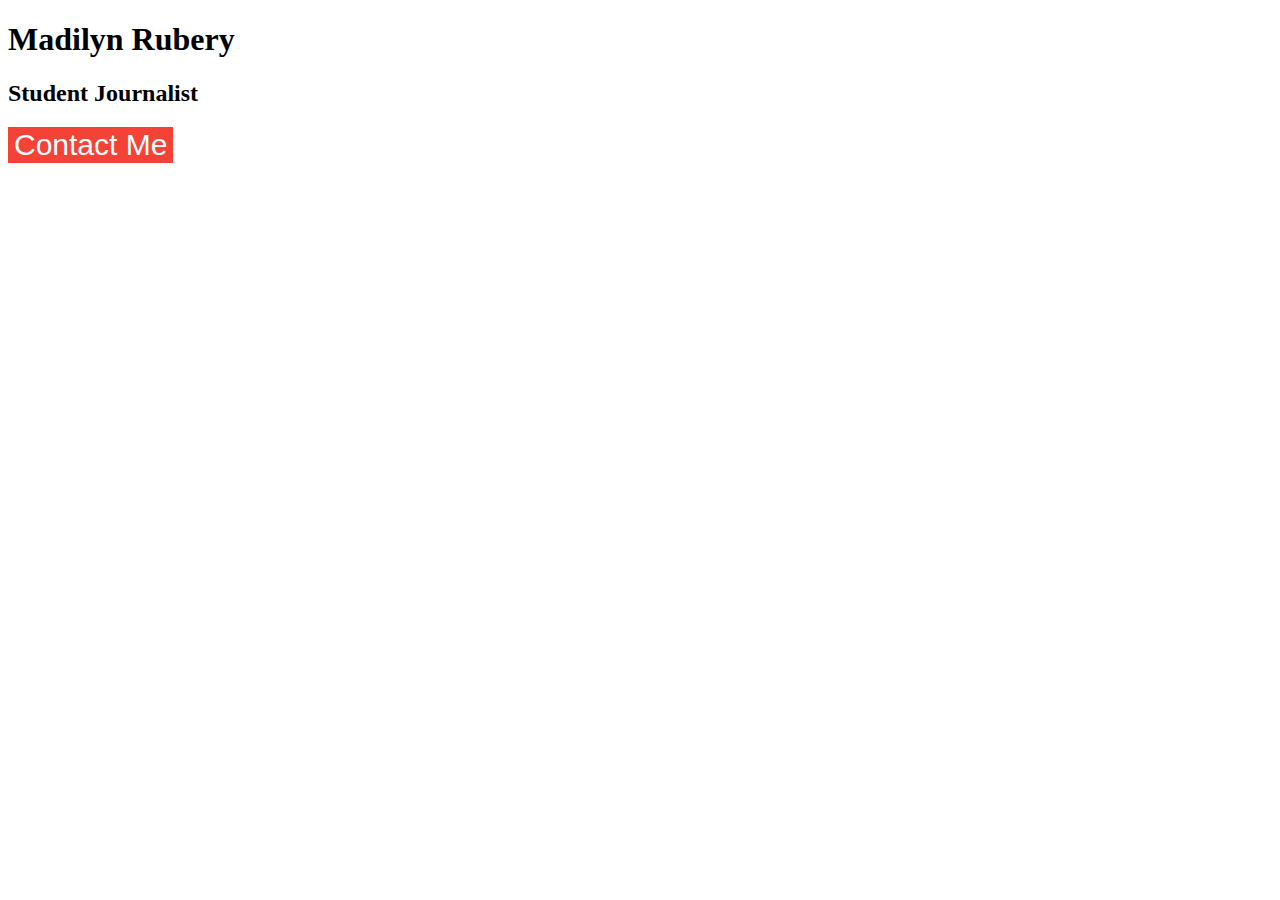
<file: button-assignment/index.html>
<!DOCTYPE html>
<html lang="en">
<head>    
    <title>Madilyn Button</title>
    <link href="style.css" 
          rel="stylesheet">
    
</head>
    
<body>
    
      <h1>Madilyn Rubery</h1>
    <h2>Student Journalist</h2>
    
    <button class="red-button">Contact Me</button>
   
    
</body>
    
</html>
</file>
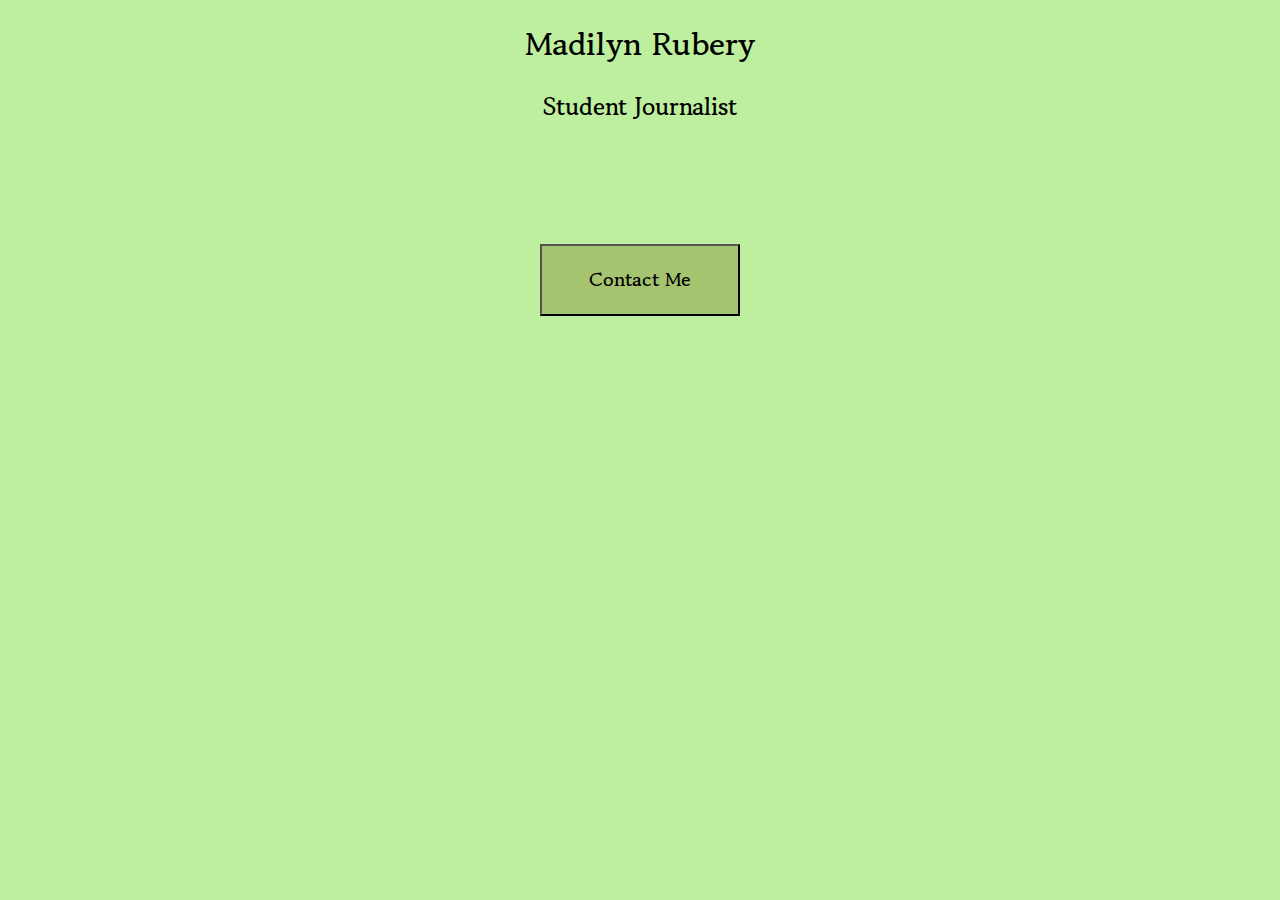
<file: contact-button-assignment/index.html>
<!DOCTYPE html>
<html lang="en">
<head>
    <link rel="preconnect" href="https://fonts.googleapis.com">
<link rel="preconnect" href="https://fonts.gstatic.com" crossorigin>
<link href="https://fonts.googleapis.com/css2?family=Gowun+Batang:wght@400;700&display=swap" rel="stylesheet">
    <link href="style.css" rel="stylesheet">
    
    <title>Madilyn Button</title>
</head>
    
    
    
<body class="body">
   <h1>Madilyn Rubery</h1>
   <h2>Student Journalist</h2>    
    <button 
            class="contact-button" 
            
            a=hover>Contact Me</button>
</body>
    
</html>
</file>
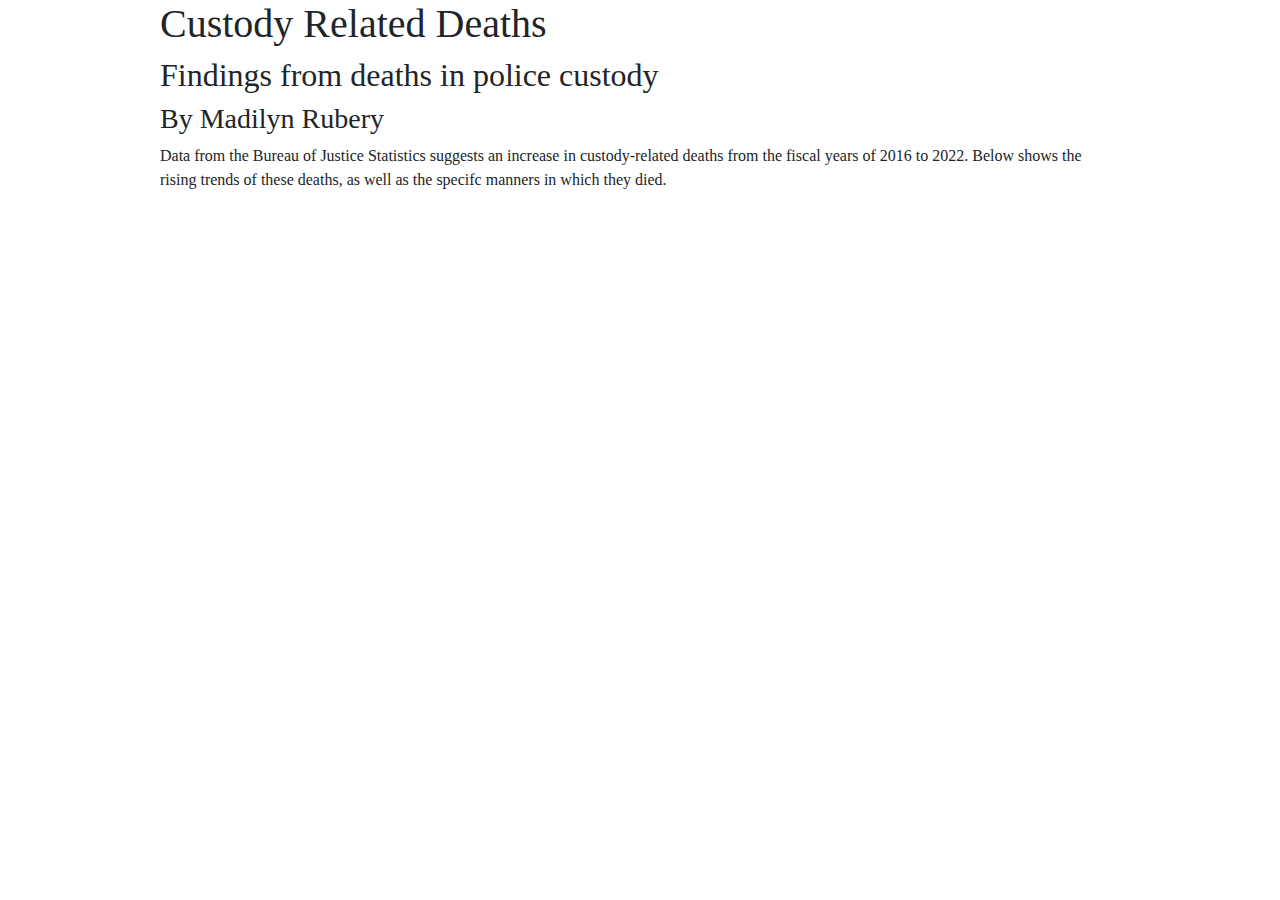
<file: data-viz-project/index.html>
<!doctype html>
<html lang="en">
    <head>
        <title>Madilyn Rubery Data Viz Project</title>
        <link href="style.css" rel="stylesheet" />
        <meta charset="utf-8" />
        <meta name="viewport" content="width=device-width, initial-scale=1, shrink-to-fit=no" />

        <!-- Bootstrap CSS -->
        <link
            href="https://cdn.jsdelivr.net/npm/bootstrap@5.3.3/dist/css/bootstrap.min.css"
            rel="stylesheet"
            integrity="sha384-QWTKZyjpPEjISv5WaRU9OFeRpok6YctnYmDr5pNlyT2bRjXh0JMhjY6hW+ALEwIH"
            crossorigin="anonymous" />

        <style>
            body {
                width: 75%;
                margin: auto;
            }
        </style>
    </head>

    <body>
        <h1>Custody Related Deaths</h1>
        <h2>Findings from deaths in police custody</h2>
        <h3>By Madilyn Rubery</h3>
        <p>
            Data from the Bureau of Justice Statistics suggests an increase in custody-related deaths from the fiscal
            years of 2016 to 2022. Below shows the rising trends of these deaths, as well as the specifc manners in
            which they died.
        </p>

        <!--Chart embeds go here-->
        <div class="flourish-embed flourish-chart" data-src="visualisation/20171655">
            <script src="https://public.flourish.studio/resources/embed.js"></script>
            <noscript
                ><img
                    src="https://public.flourish.studio/visualisation/20171655/thumbnail"
                    width="100%"
                    alt="chart visualization"
            /></noscript>
        </div>

        <div class="flourish-embed flourish-chart" data-src="visualisation/20171850">
            <script src="https://public.flourish.studio/resources/embed.js"></script>
            <noscript
                ><img
                    src="https://public.flourish.studio/visualisation/20171850/thumbnail"
                    width="100%"
                    alt="chart visualization"
            /></noscript>
        </div>
    </body>
</html>
</file>
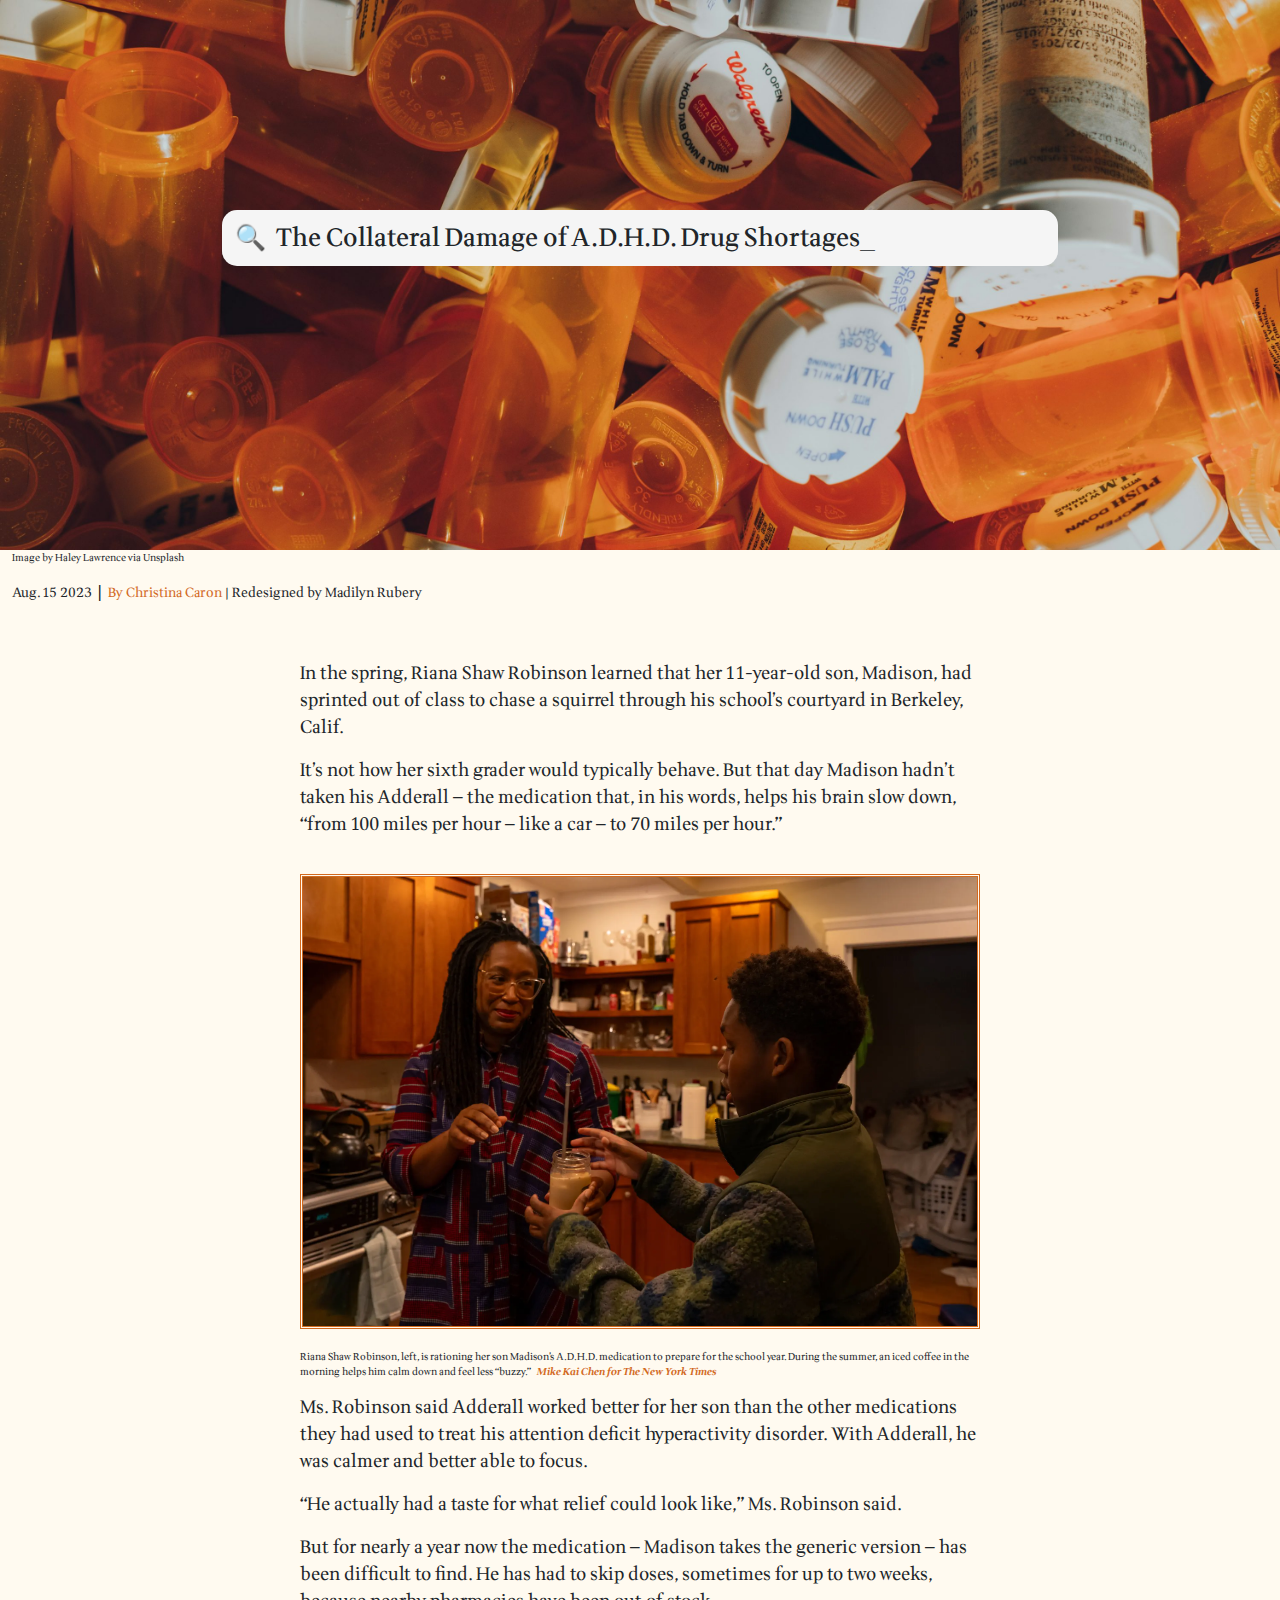
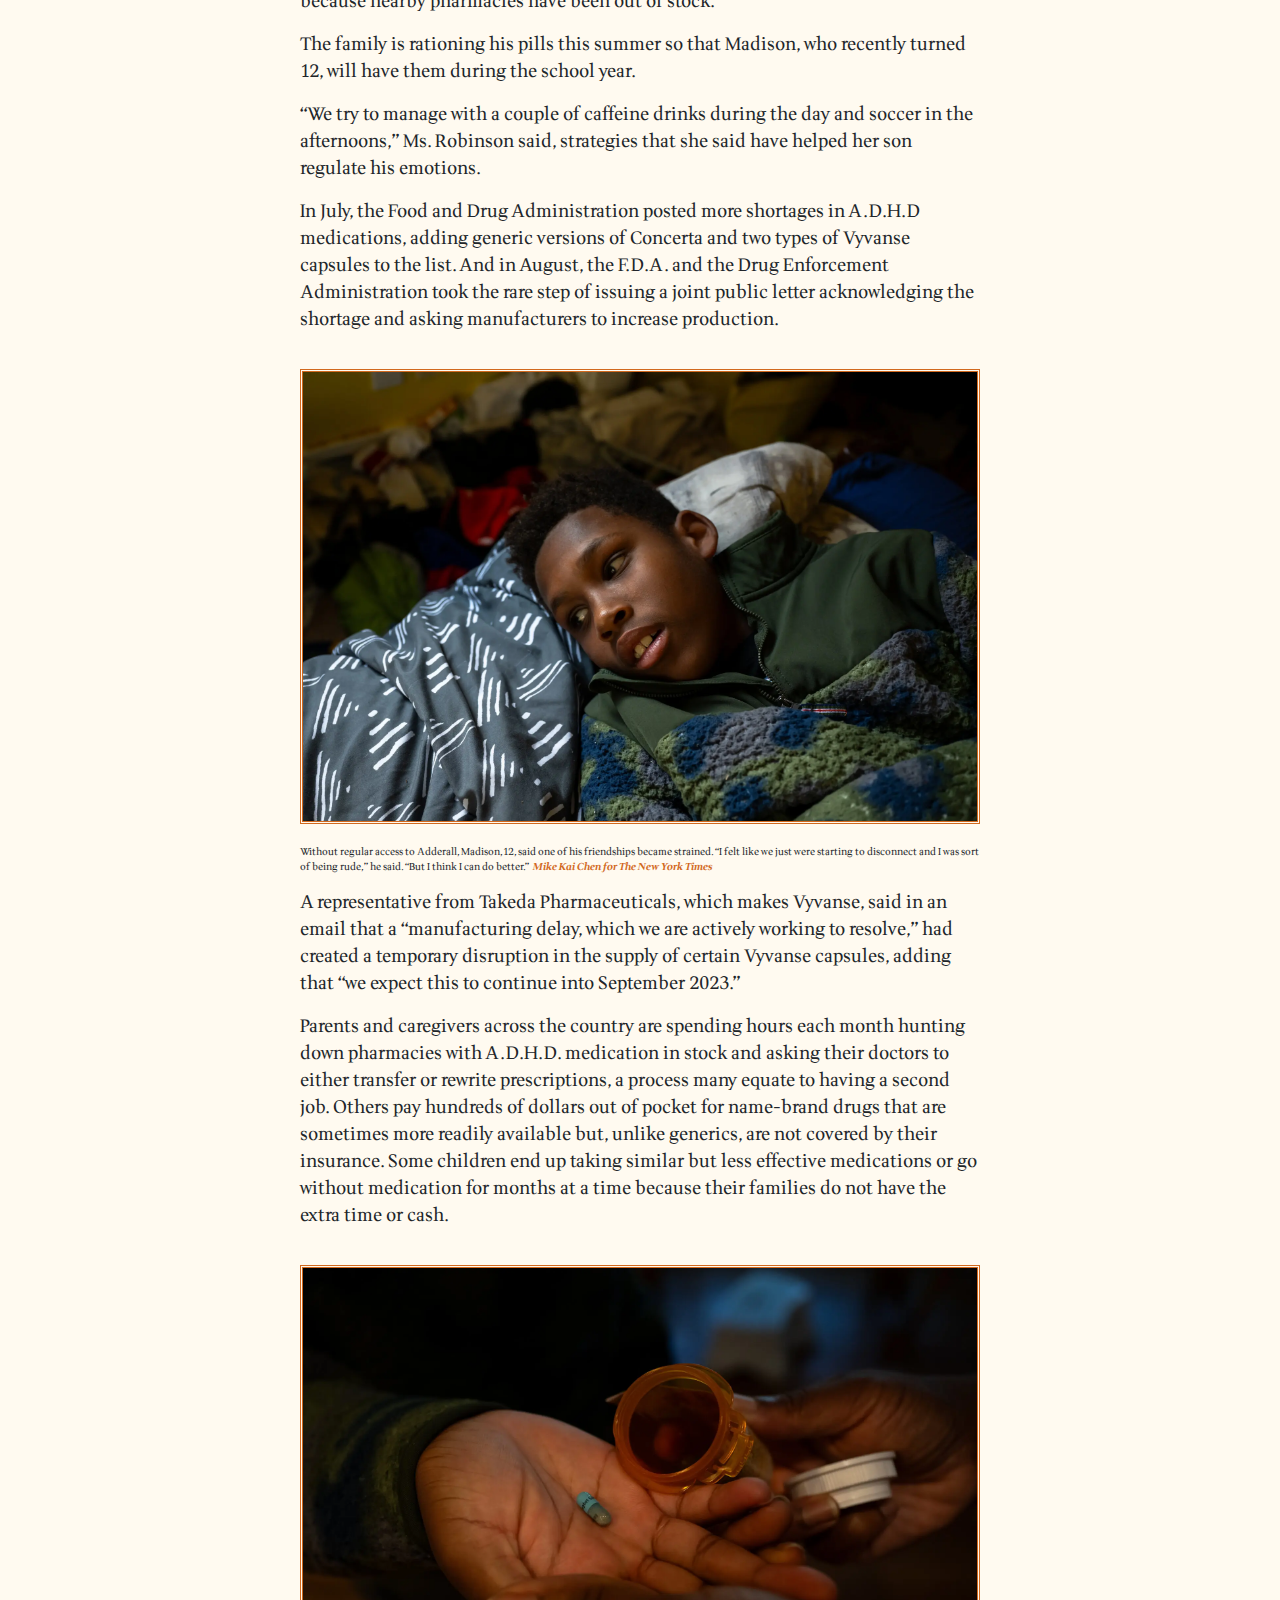
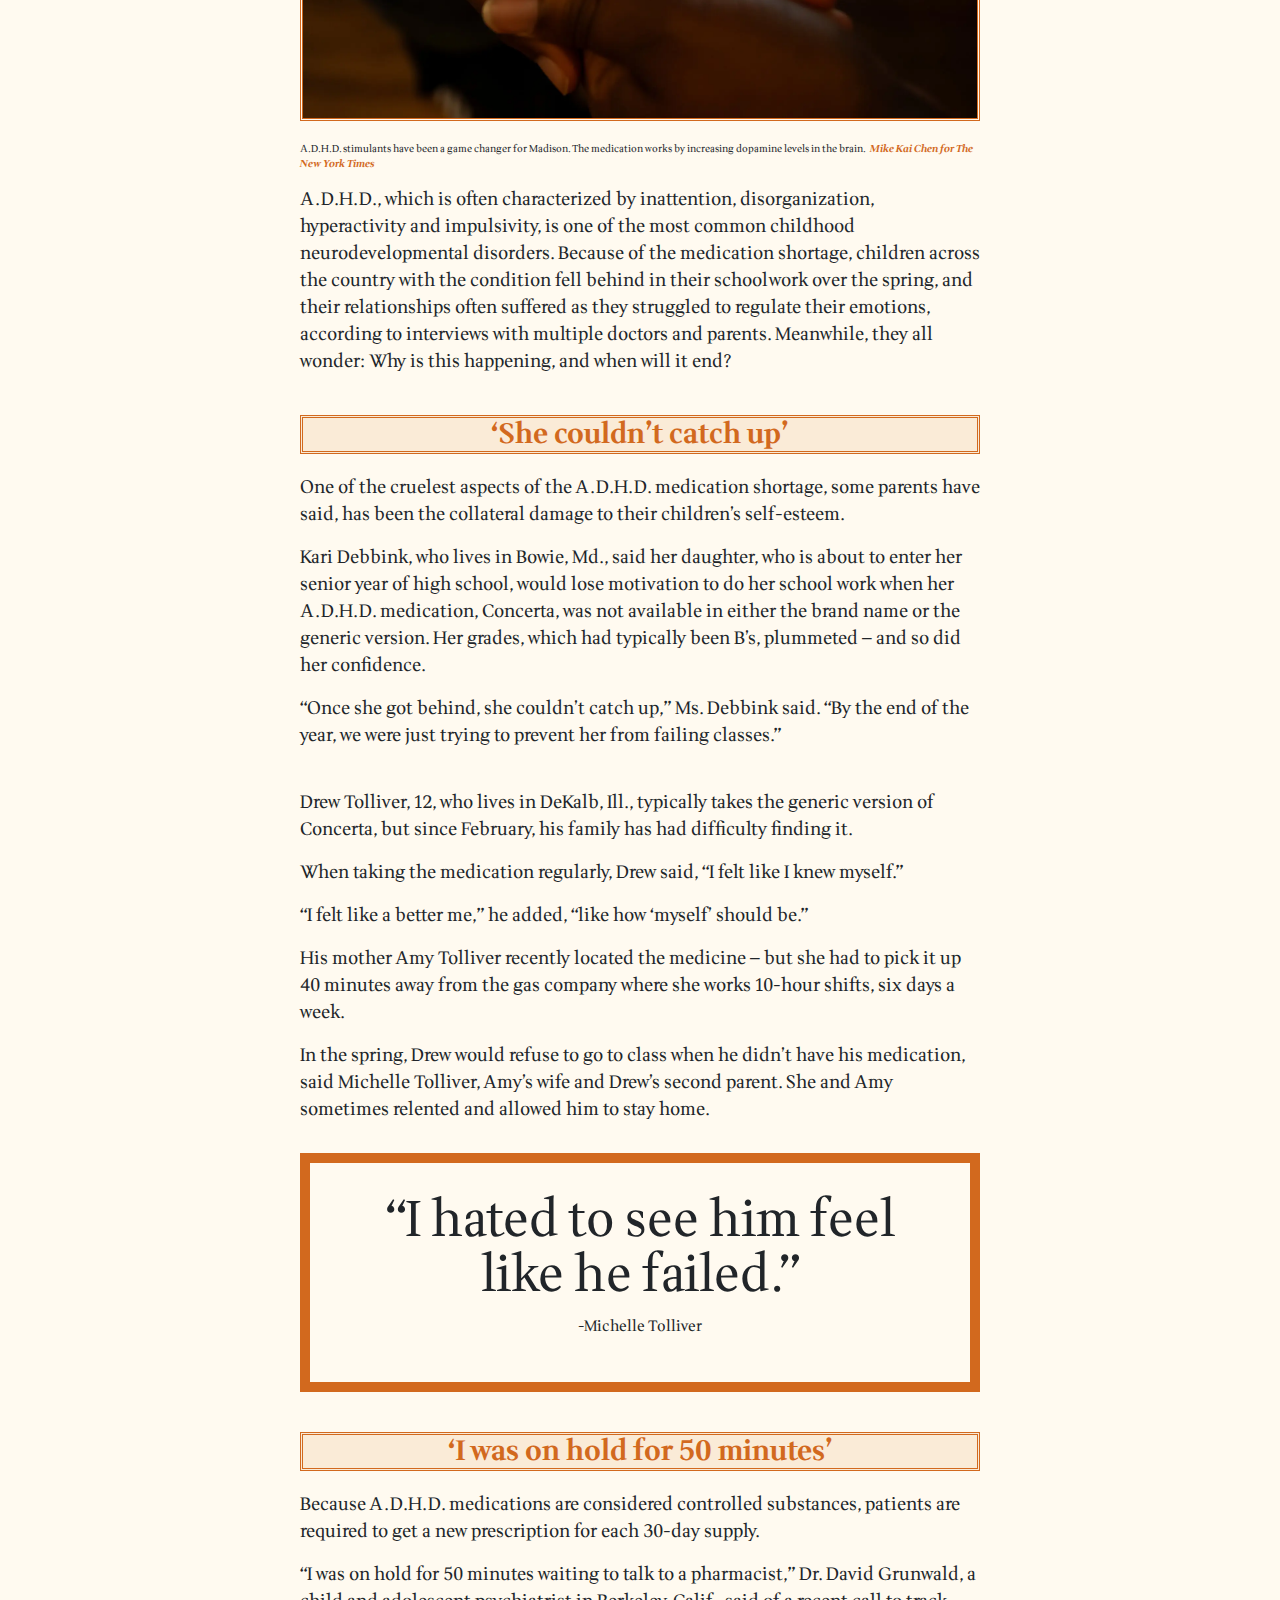
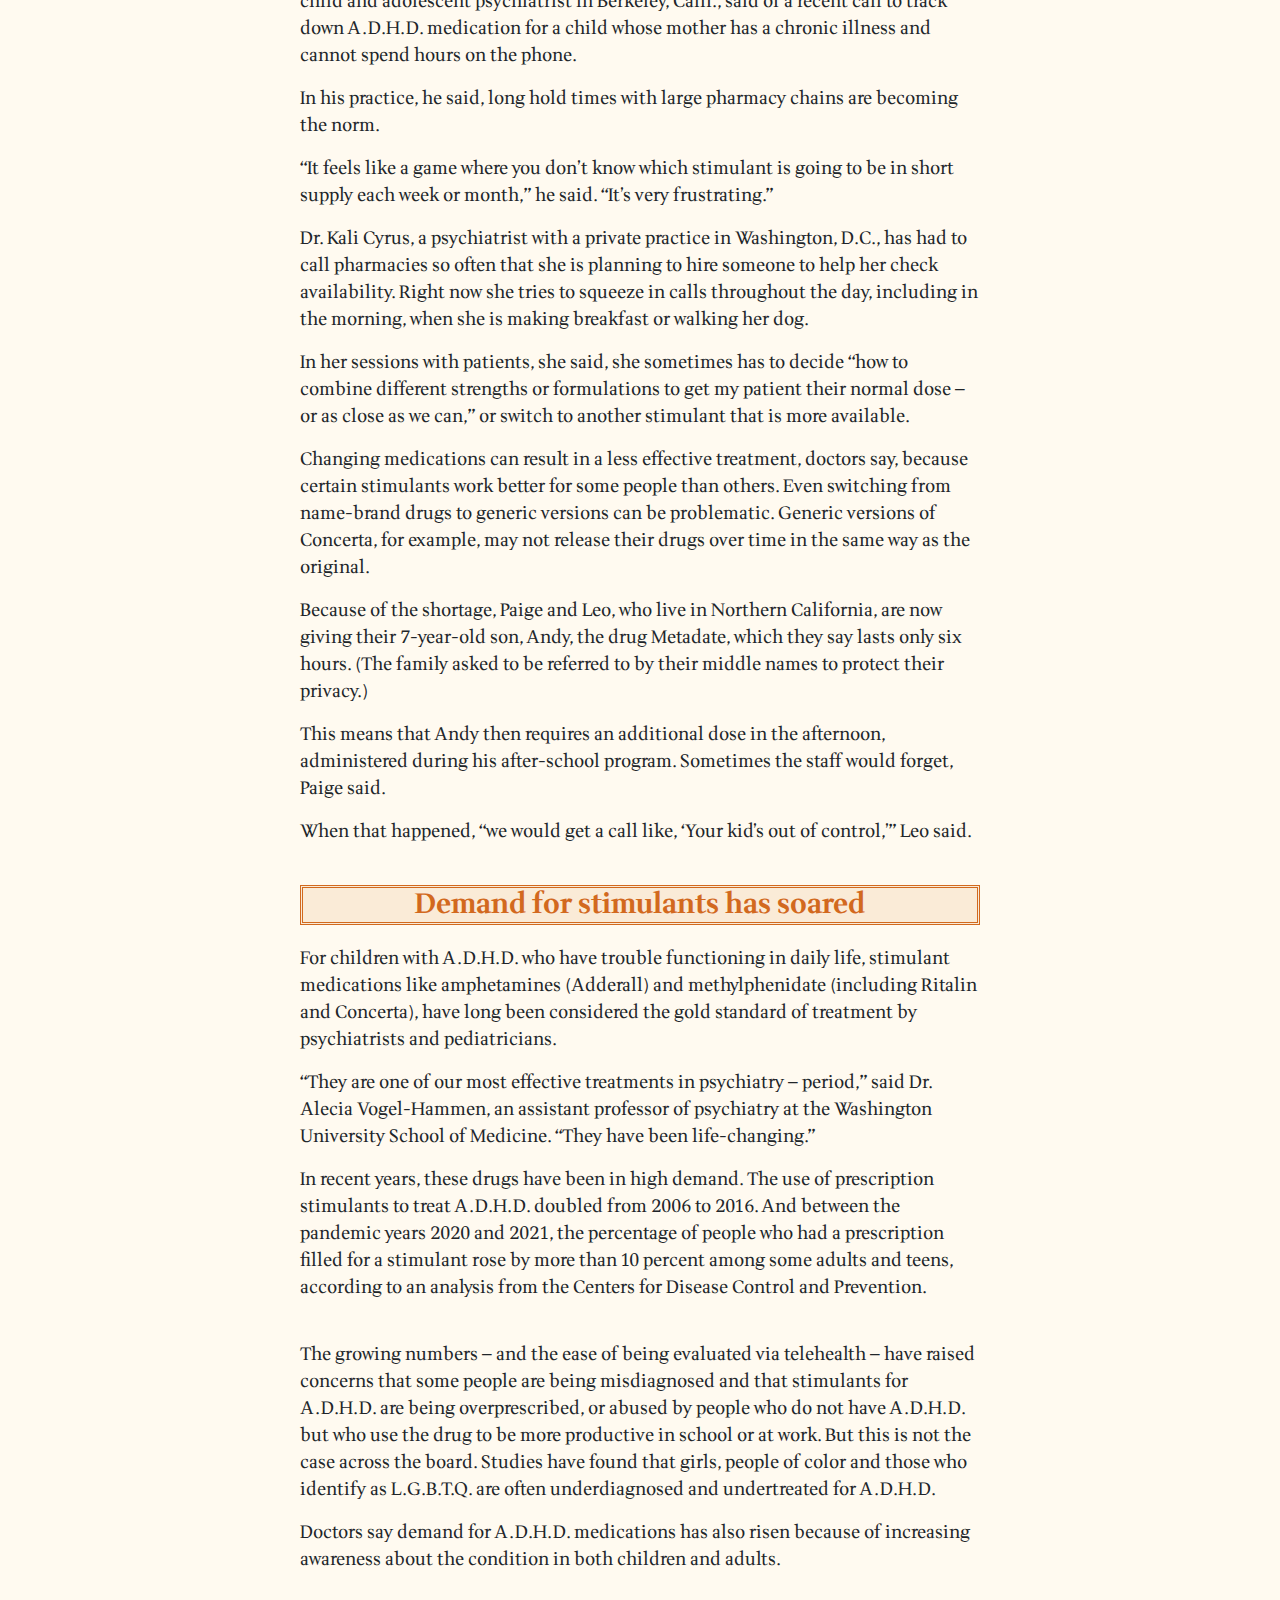
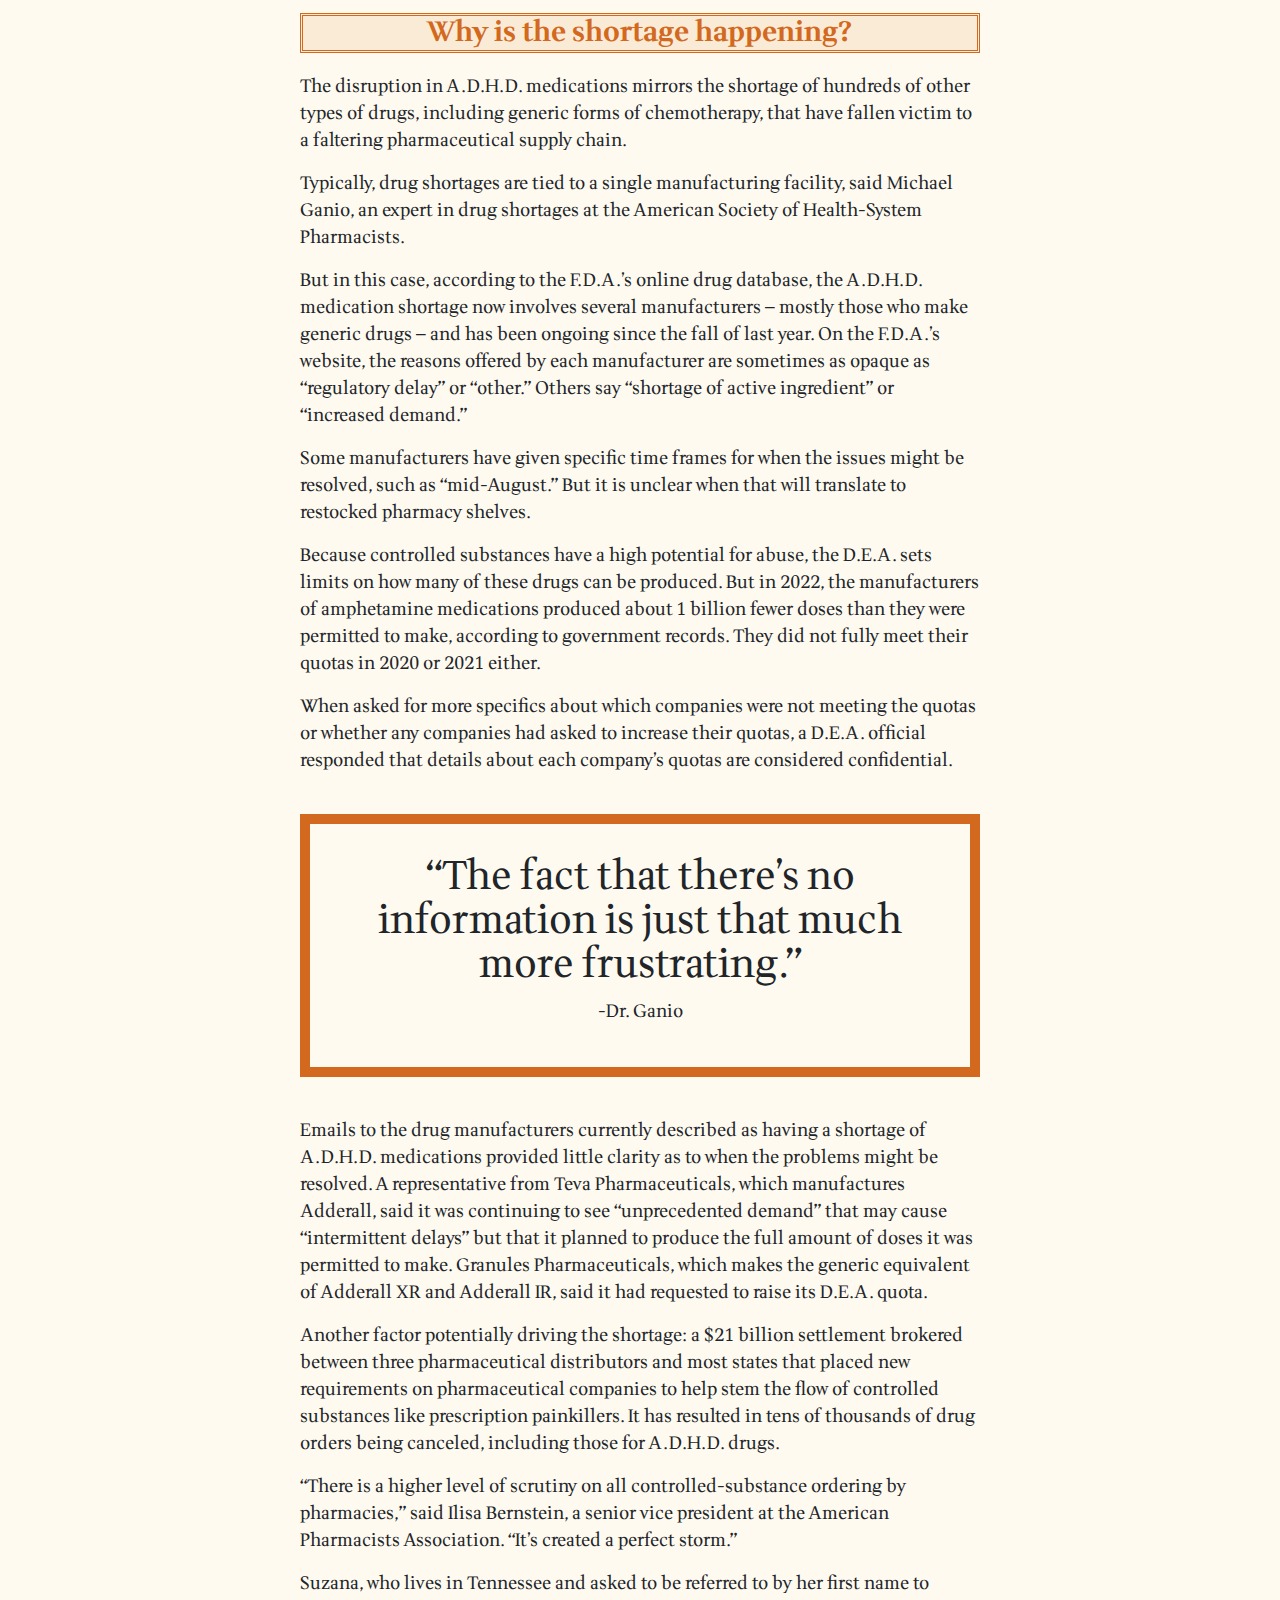
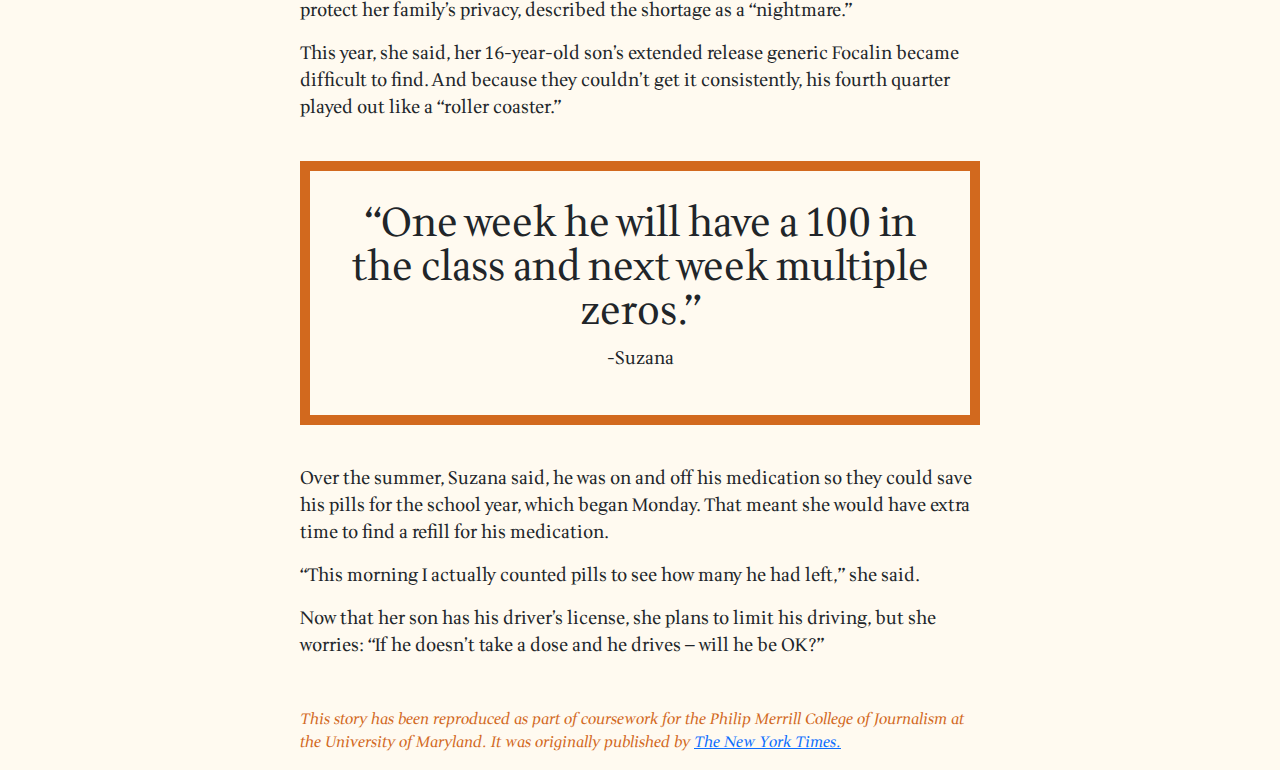
<file: final-project/index.html>
<!doctype html>
<html lang="en">
    <head>
        <title>Madilyn Rubery Final Project</title>
        <meta charset="utf-8" />
        <meta name="viewport" content="width=device-width, initial-scale=1, shrink-to-fit=no" />

        <!-- Bootstrap CSS -->
        <link
            href="https://cdn.jsdelivr.net/npm/bootstrap@5.3.3/dist/css/bootstrap.min.css"
            rel="stylesheet"
            integrity="sha384-QWTKZyjpPEjISv5WaRU9OFeRpok6YctnYmDr5pNlyT2bRjXh0JMhjY6hW+ALEwIH"
            crossorigin="anonymous" />

        <link rel="preconnect" href="https://fonts.googleapis.com" />
        <link rel="preconnect" href="https://fonts.gstatic.com" crossorigin />
        <link
            href="https://fonts.googleapis.com/css2?family=Bona+Nova+SC:ital,wght@0,400;0,700;1,400&family=Playfair+Display:ital,wght@0,400..900;1,400..900&family=Wittgenstein:ital,wght@0,400..900;1,400..900&display=swap"
            rel="stylesheet" />

        <link href="style.css" rel="stylesheet" />
    </head>

    <body>
        <div class="container-fluid" id="topper">
            <div class="row">
                <div class="col">
                    <h1>🔍 ‎ The Collateral Damage of A.D.H.D. Drug Shortages_</h1>
                </div>
            </div>
        </div>
        <div class="container-fluid" id="info">
            <div class="row">
                <div class="col">
                    <p class="caption">Image by Haley Lawrence via Unsplash</p>
                    <p><span class="date">Aug. 15 2023</span> | <span class="byline">By Christina Caron </span><span class="date"> | Redesigned by Madilyn Rubery</span></p>
                </div>
            </div>
        </div>

        <div class="container-fluid" id="content">
            <div class="row">
                <div class="col">
                    <p>
                        In the spring, Riana Shaw Robinson learned that her 11-year-old son, Madison, had sprinted out
                        of class to chase a squirrel through his school’s courtyard in Berkeley, Calif.
                    </p>
                    <p>
                        It’s not how her sixth grader would typically behave. But that day Madison hadn’t taken his
                        Adderall — the medication that, in his words, helps his brain slow down, “from 100 miles per
                        hour — like a car — to 70 miles per hour.”
                    </p>
                    <img src="morningpillsppic.webp" alt="Son taking morning meds" />
                    <p class="caption">
                        Riana Shaw Robinson, left, is rationing her son Madison’s A.D.H.D. medication to prepare for the
                        school year. During the summer, an iced coffee in the morning helps him calm down and feel less
                        “buzzy.” <em><span class="credit">‎ ‎ Mike Kai Chen for The New York Times</span></em>
                    </p>
                    <p>
                        Ms. Robinson said Adderall worked better for her son than the other medications they had used to
                        treat his attention deficit hyperactivity disorder. With Adderall, he was calmer and better able
                        to focus.
                    </p>
                    <p>“He actually had a taste for what relief could look like,” Ms. Robinson said.</p>
                    <p>
                        But for nearly a year now the medication — Madison takes the generic version — has been
                        difficult to find. He has had to skip doses, sometimes for up to two weeks, because nearby
                        pharmacies have been out of stock.
                    </p>
                    <p>
                        The family is rationing his pills this summer so that Madison, who recently turned 12, will have
                        them during the school year.
                    </p>
                    <p>
                        “We try to manage with a couple of caffeine drinks during the day and soccer in the afternoons,”
                        Ms. Robinson said, strategies that she said have helped her son regulate his emotions.
                    </p>
                    <p>
                        In July, the Food and Drug Administration posted more shortages in A.D.H.D medications, adding
                        generic versions of Concerta and two types of Vyvanse capsules to the list. And in August, the
                        F.D.A. and the Drug Enforcement Administration took the rare step of issuing a joint public
                        letter acknowledging the shortage and asking manufacturers to increase production.
                    </p>
                    <img src="15WELL-ADHD-KIDS11-vwbh-superJumbo.webp" alt="Madison sleeping" />
                    <p class="caption">
                        Without regular access to Adderall, Madison, 12, said one of his friendships became strained. “I
                        felt like we just were starting to disconnect and I was sort of being rude,” he said. “But I
                        think I can do better.”<em
                            ><span class="credit">‎ ‎ Mike Kai Chen for The New York Times</span></em
                        >
                    </p>
                    <p>
                        A representative from Takeda Pharmaceuticals, which makes Vyvanse, said in an email that a
                        “manufacturing delay, which we are actively working to resolve,” had created a temporary
                        disruption in the supply of certain Vyvanse capsules, adding that “we expect this to continue
                        into September 2023.”
                    </p>
                    <p>
                        Parents and caregivers across the country are spending hours each month hunting down pharmacies
                        with A.D.H.D. medication in stock and asking their doctors to either transfer or rewrite
                        prescriptions, a process many equate to having a second job. Others pay hundreds of dollars out
                        of pocket for name-brand drugs that are sometimes more readily available but, unlike generics,
                        are not covered by their insurance. Some children end up taking similar but less effective
                        medications or go without medication for months at a time because their families do not have the
                        extra time or cash.
                    </p>

                    <img src="pillinhandpic.webp" alt="Madison taking his meds." />
                    <p class="caption">
                        A.D.H.D. stimulants have been a game changer for Madison. The medication works by increasing
                        dopamine levels in the brain.<em
                            ><span class="credit">‎ ‎ Mike Kai Chen for The New York Times</span></em
                        >
                    </p>

                    <p>
                        A.D.H.D., which is often characterized by inattention, disorganization, hyperactivity and
                        impulsivity, is one of the most common childhood neurodevelopmental disorders. Because of the
                        medication shortage, children across the country with the condition fell behind in their
                        schoolwork over the spring, and their relationships often suffered as they struggled to regulate
                        their emotions, according to interviews with multiple doctors and parents. Meanwhile, they all
                        wonder: Why is this happening, and when will it end?
                    </p>

                    <h3>‘She couldn’t catch up’</h3>
                    <p>
                        One of the cruelest aspects of the A.D.H.D. medication shortage, some parents have said, has
                        been the collateral damage to their children’s self-esteem.
                    </p>
                    <p>
                        Kari Debbink, who lives in Bowie, Md., said her daughter, who is about to enter her senior year
                        of high school, would lose motivation to do her school work when her A.D.H.D. medication,
                        Concerta, was not available in either the brand name or the generic version. Her grades, which
                        had typically been B’s, plummeted — and so did her confidence.
                    </p>
                    <p>
                        “Once she got behind, she couldn’t catch up,” Ms. Debbink said. “By the end of the year, we were
                        just trying to prevent her from failing classes.”
                    </p>

                    <div class="flourish-embed" data-src="story/2755959">
                        <script src="https://public.flourish.studio/resources/embed.js"></script>
                        <noscript
                            ><img
                                src="https://public.flourish.studio/story/2755959/thumbnail"
                                width="100%"
                                alt="visualization"
                        /></noscript>
                    </div>

                    <p>
                        Drew Tolliver, 12, who lives in DeKalb, Ill., typically takes the generic version of Concerta,
                        but since February, his family has had difficulty finding it.
                    </p>

                    <p>When taking the medication regularly, Drew said, “I felt like I knew myself.”</p>
                    <p>“I felt like a better me,” he added, “like how ‘myself’ should be.”</p>
                    <p>
                        His mother Amy Tolliver recently located the medicine — but she had to pick it up 40 minutes
                        away from the gas company where she works 10-hour shifts, six days a week.
                    </p>
                    <p>
                        In the spring, Drew would refuse to go to class when he didn’t have his medication, said
                        Michelle Tolliver, Amy’s wife and Drew’s second parent. She and Amy sometimes relented and
                        allowed him to stay home.
                    </p>

                    <div class="pullquote">
                        <p class="quote">“I hated to see him feel like he failed.”</p>
                        <p class="attrib">-Michelle Tolliver</p>
                    </div>

                    <h3>‘I was on hold for 50 minutes’</h3>
                    <p>
                        Because A.D.H.D. medications are considered controlled substances, patients are required to get
                        a new prescription for each 30-day supply.
                    </p>
                    <p>
                        “I was on hold for 50 minutes waiting to talk to a pharmacist,” Dr. David Grunwald, a child and
                        adolescent psychiatrist in Berkeley, Calif., said of a recent call to track down A.D.H.D.
                        medication for a child whose mother has a chronic illness and cannot spend hours on the phone.
                    </p>
                    <p>In his practice, he said, long hold times with large pharmacy chains are becoming the norm.</p>
                    <p>
                        “It feels like a game where you don’t know which stimulant is going to be in short supply each
                        week or month,” he said. “It’s very frustrating.”
                    </p>
                    <p>
                        Dr. Kali Cyrus, a psychiatrist with a private practice in Washington, D.C., has had to call
                        pharmacies so often that she is planning to hire someone to help her check availability. Right
                        now she tries to squeeze in calls throughout the day, including in the morning, when she is
                        making breakfast or walking her dog.
                    </p>
                    <p>
                        In her sessions with patients, she said, she sometimes has to decide “how to combine different
                        strengths or formulations to get my patient their normal dose — or as close as we can,” or
                        switch to another stimulant that is more available.
                    </p>
                    <p>
                        Changing medications can result in a less effective treatment, doctors say, because certain
                        stimulants work better for some people than others. Even switching from name-brand drugs to
                        generic versions can be problematic. Generic versions of Concerta, for example, may not release
                        their drugs over time in the same way as the original.
                    </p>
                    <p>
                        Because of the shortage, Paige and Leo, who live in Northern California, are now giving their
                        7-year-old son, Andy, the drug Metadate, which they say lasts only six hours. (The family asked
                        to be referred to by their middle names to protect their privacy.)
                    </p>
                    <p>
                        This means that Andy then requires an additional dose in the afternoon, administered during his
                        after-school program. Sometimes the staff would forget, Paige said.
                    </p>
                    <p>When that happened, “we would get a call like, ‘Your kid’s out of control,’” Leo said.</p>
                    <h3>Demand for stimulants has soared</h3>
                    <p>
                        For children with A.D.H.D. who have trouble functioning in daily life, stimulant medications
                        like amphetamines (Adderall) and methylphenidate (including Ritalin and Concerta), have long
                        been considered the gold standard of treatment by psychiatrists and pediatricians.
                    </p>
                    <p>
                        “They are one of our most effective treatments in psychiatry — period,” said Dr. Alecia
                        Vogel-Hammen, an assistant professor of psychiatry at the Washington University School of
                        Medicine. “They have been life-changing.”
                    </p>
                    <p>
                        In recent years, these drugs have been in high demand. The use of prescription stimulants to
                        treat A.D.H.D. doubled from 2006 to 2016. And between the pandemic years 2020 and 2021, the
                        percentage of people who had a prescription filled for a stimulant rose by more than 10 percent
                        among some adults and teens, according to an analysis from the Centers for Disease Control and
                        Prevention.
                    </p>

                    <div class="flourish-embed flourish-chart" data-src="visualisation/20713125">
                        <script src="https://public.flourish.studio/resources/embed.js"></script>
                        <noscript
                            ><img
                                src="https://public.flourish.studio/visualisation/20713125/thumbnail"
                                width="100%"
                                alt="chart visualization"
                        /></noscript>
                    </div>

                    <p>
                        The growing numbers — and the ease of being evaluated via telehealth — have raised concerns that
                        some people are being misdiagnosed and that stimulants for A.D.H.D. are being overprescribed, or
                        abused by people who do not have A.D.H.D. but who use the drug to be more productive in school
                        or at work. But this is not the case across the board. Studies have found that girls, people of
                        color and those who identify as L.G.B.T.Q. are often underdiagnosed and undertreated for
                        A.D.H.D.
                    </p>
                    <p>
                        Doctors say demand for A.D.H.D. medications has also risen because of increasing awareness about
                        the condition in both children and adults.
                    </p>
                    <h3>Why is the shortage happening?</h3>
                    <p>
                        The disruption in A.D.H.D. medications mirrors the shortage of hundreds of other types of drugs,
                        including generic forms of chemotherapy, that have fallen victim to a faltering pharmaceutical
                        supply chain.
                    </p>
                    <p>
                        Typically, drug shortages are tied to a single manufacturing facility, said Michael Ganio, an
                        expert in drug shortages at the American Society of Health-System Pharmacists.
                    </p>
                    <p>
                        But in this case, according to the F.D.A.’s online drug database, the A.D.H.D. medication
                        shortage now involves several manufacturers — mostly those who make generic drugs — and has been
                        ongoing since the fall of last year. On the F.D.A.’s website, the reasons offered by each
                        manufacturer are sometimes as opaque as “regulatory delay” or “other.” Others say “shortage of
                        active ingredient” or “increased demand.”
                    </p>
                    <p>
                        Some manufacturers have given specific time frames for when the issues might be resolved, such
                        as “mid-August.” But it is unclear when that will translate to restocked pharmacy shelves.
                    </p>
                    <p>
                        Because controlled substances have a high potential for abuse, the D.E.A. sets limits on how
                        many of these drugs can be produced. But in 2022, the manufacturers of amphetamine medications
                        produced about 1 billion fewer doses than they were permitted to make, according to government
                        records. They did not fully meet their quotas in 2020 or 2021 either.
                    </p>
                    <p>
                        When asked for more specifics about which companies were not meeting the quotas or whether any
                        companies had asked to increase their quotas, a D.E.A. official responded that details about
                        each company’s quotas are considered confidential.
                    </p>

                    <div class="pullquote2">
                        <p class="quote2">“The fact that there’s no information is just that much more frustrating.”</p>
                        <p class="attrib2">-Dr. Ganio</p>
                    </div>

                    <p>
                        Emails to the drug manufacturers currently described as having a shortage of A.D.H.D.
                        medications provided little clarity as to when the problems might be resolved. A representative
                        from Teva Pharmaceuticals, which manufactures Adderall, said it was continuing to see
                        “unprecedented demand” that may cause “intermittent delays” but that it planned to produce the
                        full amount of doses it was permitted to make. Granules Pharmaceuticals, which makes the generic
                        equivalent of Adderall XR and Adderall IR, said it had requested to raise its D.E.A. quota.
                    </p>
                    <p>
                        Another factor potentially driving the shortage: a $21 billion settlement brokered between three
                        pharmaceutical distributors and most states that placed new requirements on pharmaceutical
                        companies to help stem the flow of controlled substances like prescription painkillers. It has
                        resulted in tens of thousands of drug orders being canceled, including those for A.D.H.D. drugs.
                    </p>
                    <p>
                        “There is a higher level of scrutiny on all controlled-substance ordering by pharmacies,” said
                        Ilisa Bernstein, a senior vice president at the American Pharmacists Association. “It’s created
                        a perfect storm.”
                    </p>
                    <p>
                        Suzana, who lives in Tennessee and asked to be referred to by her first name to protect her
                        family’s privacy, described the shortage as a “nightmare.”
                    </p>
                    <p>
                        This year, she said, her 16-year-old son’s extended release generic Focalin became difficult to
                        find. And because they couldn’t get it consistently, his fourth quarter played out like a
                        “roller coaster.”
                    </p>

                    <div class="pullquote2">
                        <p class="quote2">“One week he will have a 100 in the class and next week multiple zeros.”</p>
                        <p class="attrib2">-Suzana</p>
                    </div>

                    <p>
                        Over the summer, Suzana said, he was on and off his medication so they could save his pills for
                        the school year, which began Monday. That meant she would have extra time to find a refill for
                        his medication.
                    </p>

                    <p>“This morning I actually counted pills to see how many he had left,” she said.</p>
                    <p>
                        Now that her son has his driver’s license, she plans to limit his driving, but she worries: “If
                        he doesn’t take a dose and he drives — will he be OK?”
                    </p>
                    <p class="creds">
                        <em
                            >This story has been reproduced as part of coursework for the Philip Merrill College of
                            Journalism at the University of Maryland. It was originally published by
                            <a
                                href="https://www.nytimes.com/2023/08/15/well/mind/adhd-adderall-shortage-children.html"
                                target="_blank"
                                >The New York Times.</a
                            ></em
                        >
                    </p>
                </div>
            </div>
        </div>
    </body>
</html>
</file>
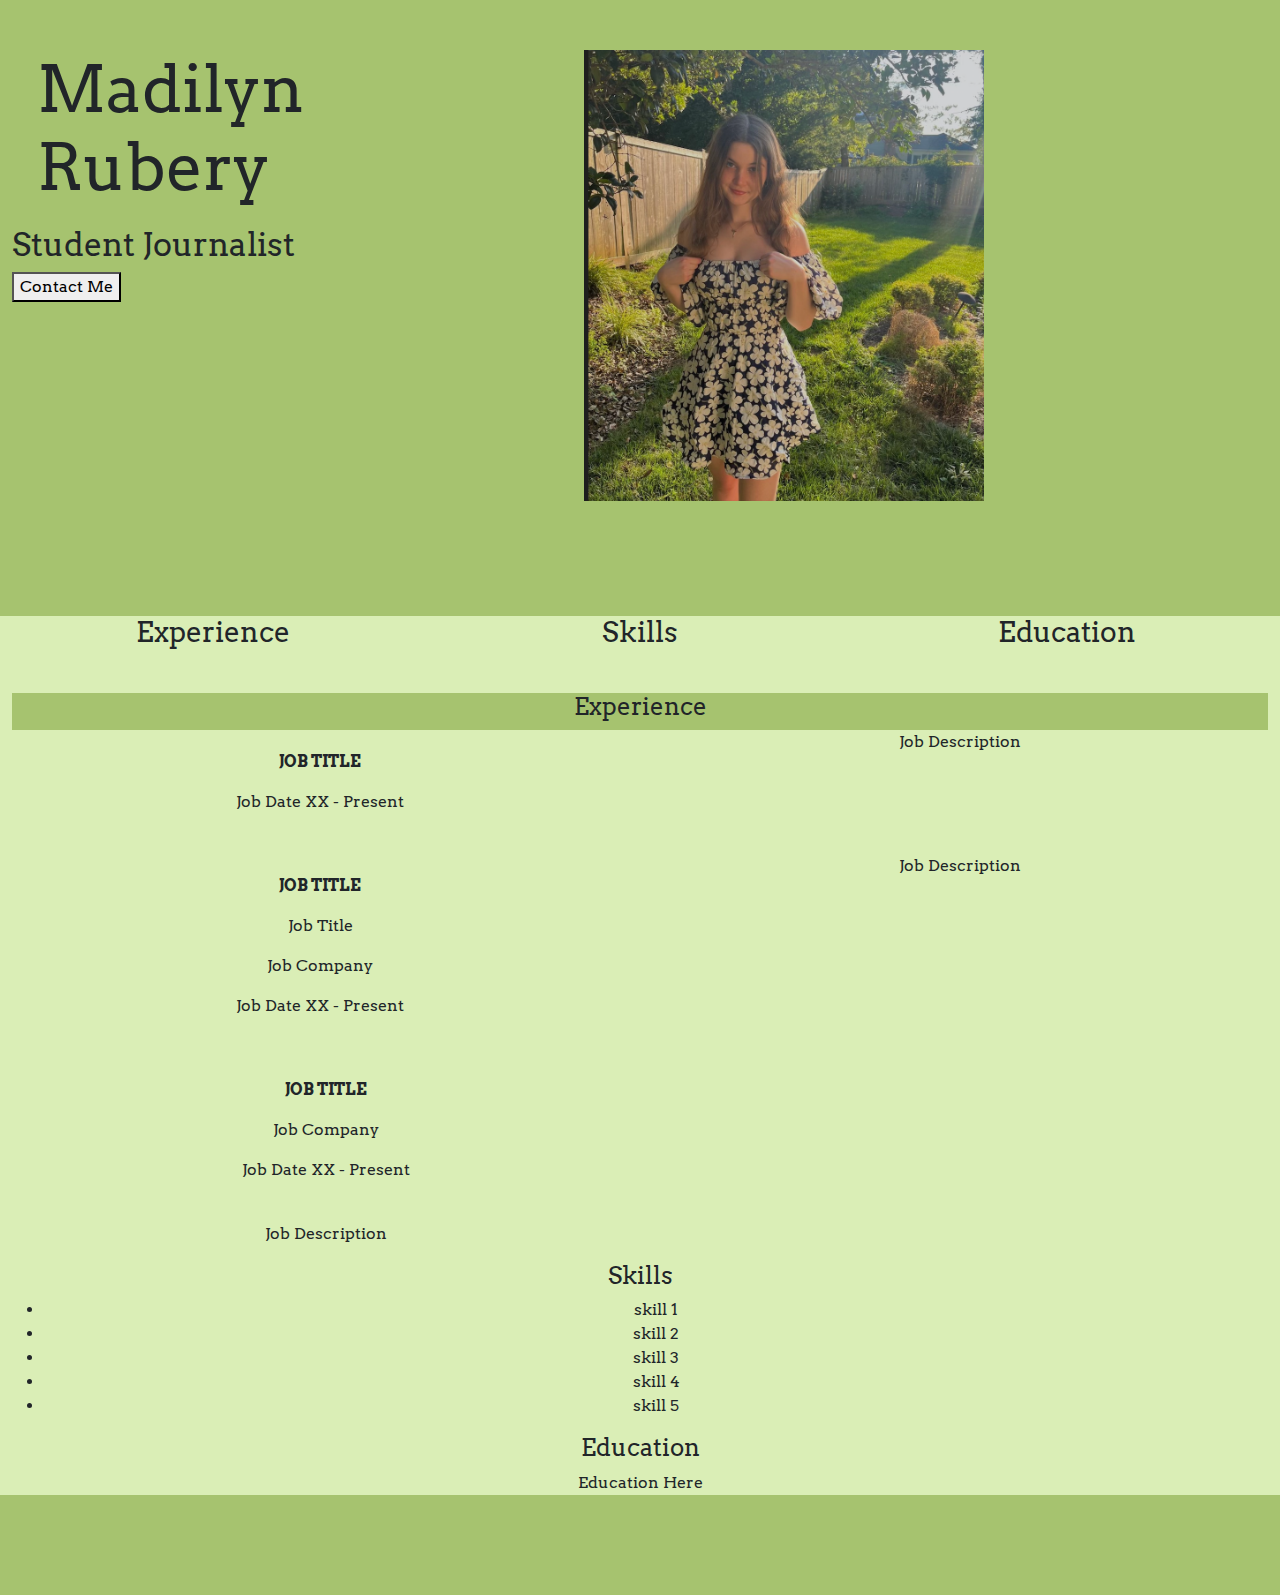
<file: online-portfolio/index.html>
<!doctype html>
<html lang="en">
    <head>
        <meta charset="UTF-8" />
        <meta name="viewport" content="width=device-width, initial-scale=1" />

        <title>Madilyn Rubery Portfolio</title>

        <link rel="preconnect" href="https://fonts.googleapis.com" />
        <link rel="preconnect" href="https://fonts.gstatic.com" crossorigin />
        <link
            href="https://fonts.googleapis.com/css2?family=Arvo:ital,wght@0,400;0,700;1,400;1,700&display=swap"
            rel="stylesheet" />

        <link
            href="https://cdn.jsdelivr.net/npm/bootstrap@5.3.3/dist/css/bootstrap.min.css"
            rel="stylesheet"
            integrity="sha384-QWTKZyjpPEjISv5WaRU9OFeRpok6YctnYmDr5pNlyT2bRjXh0JMhjY6hW+ALEwIH"
            crossorigin="anonymous" />

        <link href="style.css" rel="stylesheet" />
    </head>

    <body>
        
        
        <div class="container-fluid" id="topper">
            <div class="row">
                <div class="col-sm-4">
                    <h1>Madilyn Rubery</h1>
                    <h2>Student Journalist</h2>
                    <button>Contact Me</button>
                </div>
                <div class="col-sm-4">
                    <img src="Headshot%20-GH%20copy.png" alt="Madilyn Rubery Headshot" />
                </div>
            </div>
        </div>
        <div class="container-fluid" id="navigation">
            <div class="row">
                 
                <div class="col-sm-4">
                    <h3>Experience</h3>
                </div>
                     
                <div class="col-sm-4">
                <h3>Skills</h3>
                       </div> 
                <div class="col-sm-4">
                     <h3>Education</h3>
                </div>
            </div>
            
           <div class="container-fluid" id="sections">
            <div class="row">
               <div class="col">
             <h4> Experience</h4>   
                </div>
                 </div>
                <div class="row">
                <div clas="col-6">
                    
        
                    
                    
                    
                   
                </div>
               </div>
            </div>    
            
            <div class="row">
            <div class= "col-sm-6">
              <p class="jobtitle">Job Title</p> 
                <p>Job Date XX - Present</p>
                
                
                </div>
                <div class="col-sm-6">
                <p>Job Description</p>
                
                </div>
            </div>
            
            <br />
            <div class="row">
            <div class="col-sm-6">
                <p class="jobtitle">Job Title</p>
                <p>Job Title</p>
                <p>Job Company</p>
                <p>Job Date XX - Present</p>
            
                </div>
                
                <div class="col-sm-6">
                <p>Job Description</p>
                    
                </div>
                 
            </div>
            
            <br />
            <div class="col-sm-6">
            <p class="jobtitle">Job Title</p>
                <p>Job Company</p>
                <p>Job Date XX - Present</p>
        
            </div>
            
            <br />
            <div class="col-sm-6">
            <p>Job Description</p>
            </div>
            
            <div class="row">
            <h4>Skills</h4>
            </div>
           <div class="row">
               <div class="col">
               <ul>
                  <li>skill 1</li> 
                   <li>skill 2</li> 
                   <li>skill 3</li> 
                   <li>skill 4</li> 
                   <li>skill 5</li> 
                
                   </ul>
                   
               </div>
           
            </div>
            
            <div class="row header">
            <div class="col">
                <h4>Education</h4>
            
                </div>
      
                <div class="row"></div>
                <div class="col"> Education Here
                
                </div>
            </div>
        
        </div>
    </body>
</html>
</file>
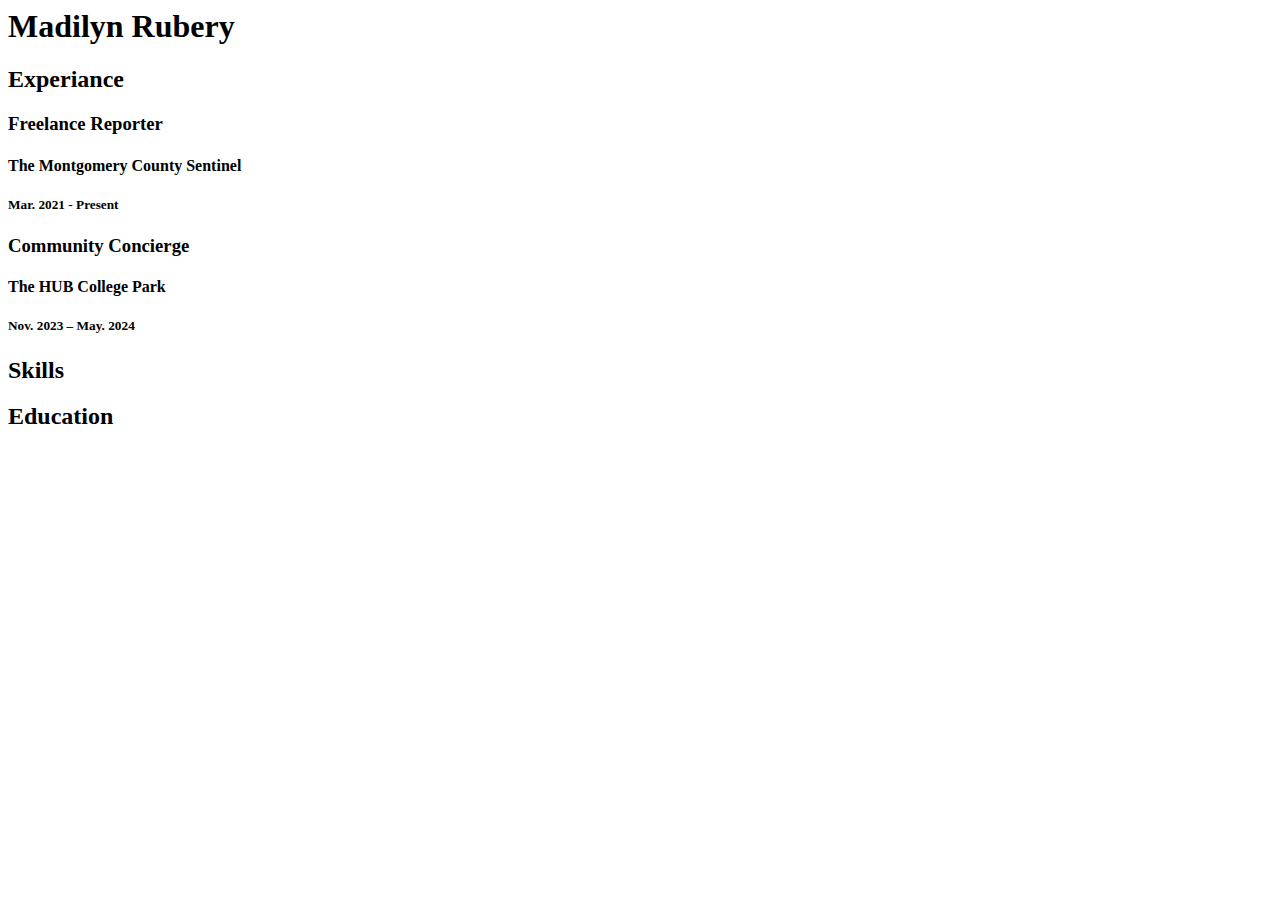
<file: resume.html>
<html>
    
    
    
<head>
    <title>Madilyn Rubery Resume</title>
    </head>

<body>
    <h1>Madilyn Rubery</h1>
    
    <h2>Experiance</h2>
    <h3>Freelance Reporter</h3>
    
    <h4>The Montgomery County Sentinel</h4>
    <h5>Mar. 2021 - Present</h5>
    
    <h3>Community Concierge</h3>
    <h4>The HUB College Park</h4>
    <h5>Nov. 2023 – May. 2024</h5>
    
    <h2>Skills</h2>
    
    
    <h2>Education</h2>
    
    </body>

    
</html>
</file>
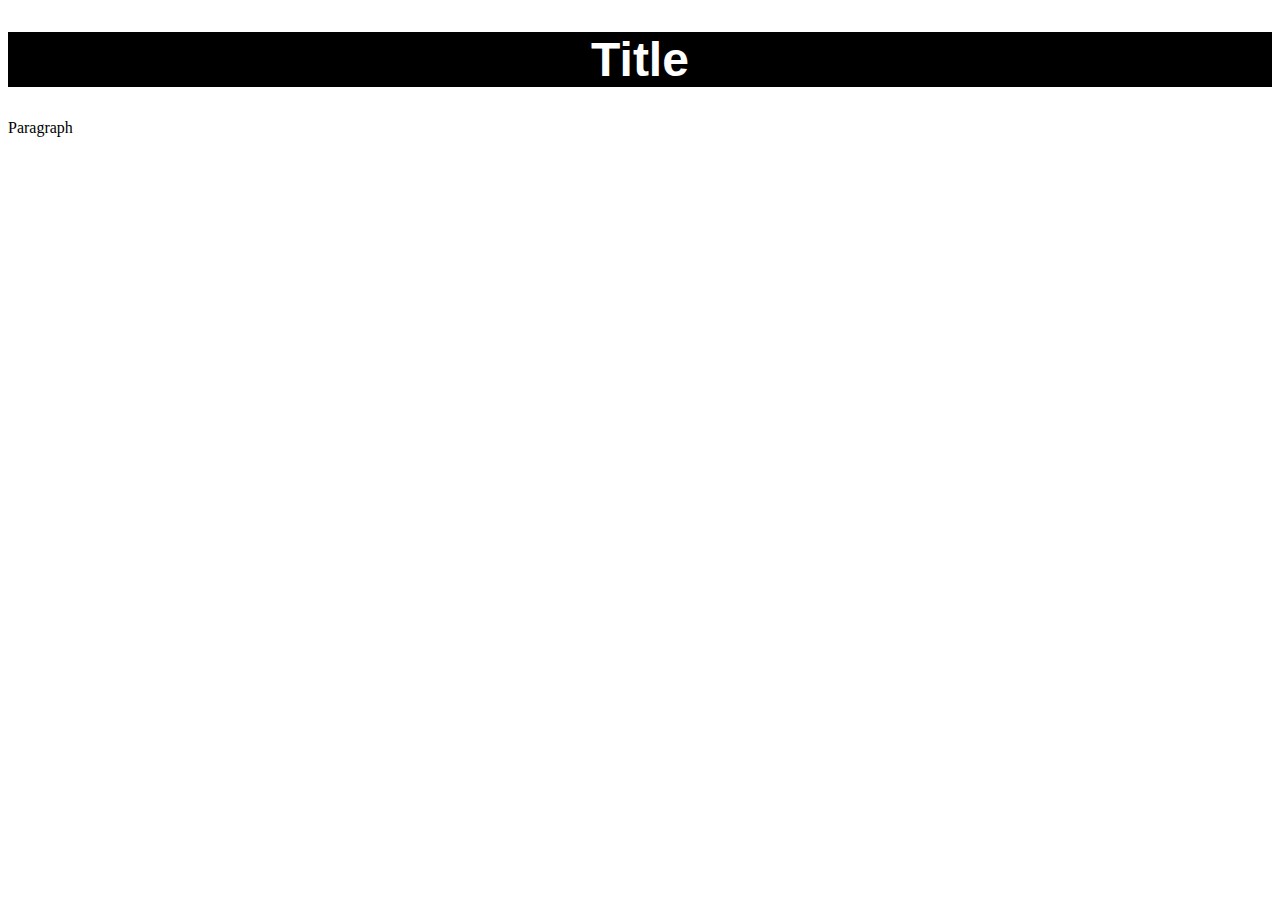
<file: styled-text.html>
<!DOCTYPE html>
<html lang="en">
<head>
    <title>Stytled Text</title>
</head>
    
<body>
    <h1 style="color:white; background-color:black; font-family:Arial; font-size:300%; text-align:center"> Title </h1>
    <p> Paragraph</p>
</body>
    
</html>
</file>
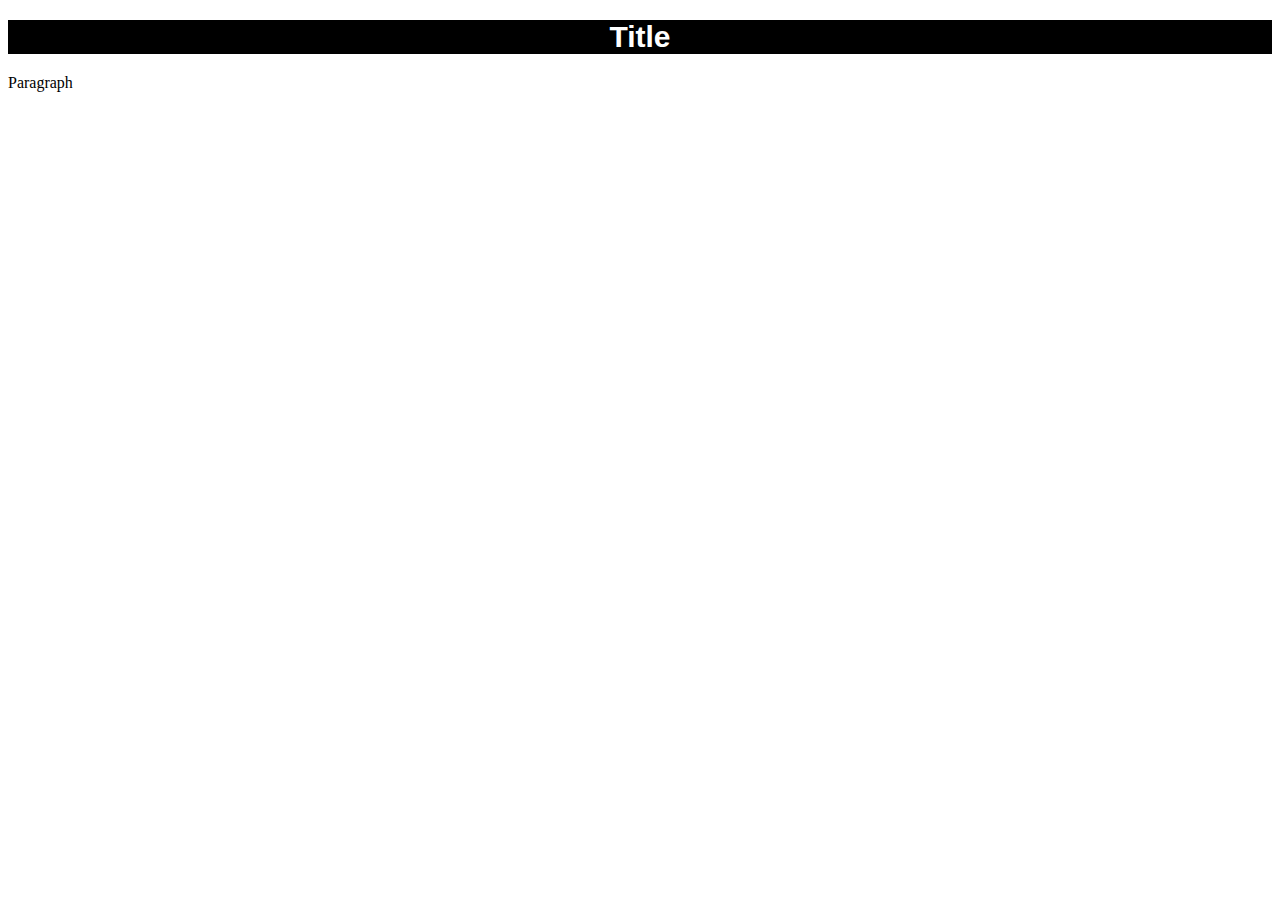
<file: styling-assignment/styled-text.html>
<!DOCTYPE html>
<html lang="en">
<head>

        <title>Stytled Text</title>
    <link href="style.css" 
          rel="stylesheet">
</head>
    
<body>
    <h1> Title </h1>
    <p> Paragraph</p>
</body>
    
</html>
</file>
<file: button-assignment/style.css>
.red-button{
  background-color: #f44336; /* Red */
  border: none;
  color: white;
  font-size: 30px;
  width: 200x
}
</file>
<file: contact-button-assignment/style.css>
/*
MY COLOR PALETTE
Color 1 - #BEEF9E
Color 2 - #A6C36F
Color 3 - #828C51
Color 4 - #335145
Color 5 - #1E352F
*/



.body{
  background-color: #BEEF9E; /* COLOR 1 */
    text-align: center
}

.contact-button{
  background-color: #A6C36F; /* COLOR 2 */
    font-family: "Gowun Batang", serif;
    font-size:larger;
    font-weight:bold;
    width:200px;
    padding: 20px;
    color: "black"; 
margin-top: 100px;
  margin-bottom: 100px;
  margin-right: 80px;
  margin-left: 80px;
    
    
}

.contact-button:hover {
  background-color:#828C51; /* COLOR 3 */
}


h1 {
    font-family: "Gowun Batang", serif;

    
}

h2 {
    font-family: "Gowun Batang", serif;
    
}
</file>
<file: data-viz-project/style.css>
h1 {
        font-family: "Arvo", serif;
      margin-top: 20px;
    font-weight:bolder

}

 h2 {
        font-family: "Arvo", serif;
     

  
}

 h3 {
        font-family: "Arvo", serif;
     margin-top: 20px;
    margin-bottom: 20px
}

p{
font-family: "Arvo", serif;
    margin-top: 20px;
    margin-bottom: 100px
}
</file>
<file: final-project/style.css>
@media {
    #topper {
        background-image: url(pillpile.jpeg);
        background-size: 100%;
        width: 100%;
        height: 550px;
        background-position: default;
    }

    body {
        background-color: floralwhite;
    }

    .flourish-embed {
        margin-top: 40px;
        margin-bottom: 40px;
    }

    h1 {
        font-family: "Wittgenstein", serif;
        margin: 210px;
        background-color: whitesmoke;
        padding: 13px;
        border-radius: 15px;
        font-size: 25px;
    }

    h3 {
        font-weight: bolder;
        margin-top: 40px;
        margin-bottom: 20px;
        color: chocolate;
        background-color: antiquewhite;
        padding-left: 100px;
        padding-right: 100px;
        text-align: center;
        border: double, chocolate;
    }

    #content {
        width: 55%;
        margin: auto;
        margin-top: 40px;
        font-family: "Wittgenstein", serif;
        font-size: 18px;
    }

    img {
        width: 100%;
        align-content: center;
        margin: 20px 0px 20px 0px;
        border: double, chocolate;
    }

    .caption {
        font-size: 10px;
        font-family: "Wittgenstein", serif;
        margin-bottom: 15px;
    }

    .byline {
        font-family: "Wittgenstein", serif;
        font-size: smaller;
        color: chocolate;
    }

    .date {
        font-family: "Wittgenstein", serif;
        font-size: smaller;
    }

    .creds {
        margin-top: 50px;
        font-size: smaller;
        color: chocolate;
    }

    .credit {
        color: chocolate;
        font-weight: bold;
    }

    .pullquote {
        border: 10px solid chocolate;
        padding: 30px;
        text-align: center;
        line-height: 1.1;
        margin-top: 30px;
        margin-bottom: 30px;
    }

    .pullquote2 {
        border: 10px solid chocolate;
        padding: 30px;
        text-align: center;
        line-height: 1.1;
        margin-top: 40px;
        margin-bottom: 40px;
    }

    .quote {
        font-size: 50px;
    }

    .quote2 {
        font-size: 40px;
    }

    .attrib {
        font-size: 15px;
    }

    attrib2 {
        font-size: 15px;
    }
}

@media (max-width: 576px) {
    h1 {
        font-size: 14px;
        text-align: center;
    }

    content {
        font-size: 14px;
    }

    .quote {
        font-size: 16px;
    }

    .attrib {
        font-size: 12px;
    }

    .quote2 {
        font-size: 10px;
    }

    attrib2 {
        font-size: 10px;
    }

    #topper {
        background-size: 70%;
        height: 400px;
    }

    h3 {
        font-size: 16px;
        padding-left: 50px;
        padding-right: 50px;
    }
}
</file>
<file: online-portfolio/style.css>
/*
MY COLOR PALETTE
Color 1 - #BEEF9E
Color 2 - #A6C36F
Color 3 - #828C51
Color 4 - #335145
Color 5 - #1E352F
*/

@media {
    body {
        background-color: #a6c36f;
    }

    h1 {
        font-family: "Arvo", serif;
        font-size: 25px;
        margin-bottom: 20px;
        margin-left: 25px;
        margin-top: 50px;
    }

    .container-fluid {
        font-family: "Arvo", serif;
    }

    #contact {
        font-family: "Arvo", serif;
        background-color: #daeeb6;
        font-size: medium;
        width: 200px;
        padding: 20px;
        color: "black";
        margin-top: 10px;
        margin-bottom: 40px;
        margin-left: 25px;
    }

    #contact:hover {
        background-color: #828c51;
    }

    img {
        width: 100%;
        margin-top: 50px;
        margin-bottom: 20px;
        position: realtive;
        left: 50px;
    }

    #navigation {
        background-color: #daeeb6;
        text-align: center;
        margin-top: 95px;
        margin-bottom: 100px;
    }

    #navigation a {
        color: #1e352f;
    }

    #sections {
        margin-top: 35px;
        background-color: #a6c36f;
    }

    .jobtitle {
        margin-top: 20px;
        font-weight: bold;
        text-transform: uppercase;
    }

    .highlight {
        color: #e7f5cd;
    }

    .skills {
        margin-top: 20px;
        font-weight: bold;
    }

    .education {
        margin-top: 20px;
        font-weight: bold;
    }

    .descrip {
        margin-bottom: 30px;
        margin-top: 20px;
    }

    .experi {
        font-weight: bold;
    }
}

@media (min-width: 576px) {
    h1 {
        font-size: 65px;
    }

    img {
        width: 400px;
        margin-left: 145px;
    }
}
</file>
<file: styling-assignment/style.css>
h1{
            background-color:black;
            color:white;
            font-family:Arial;
            font-size:30px;
            text-align:center;         
        }
</file>
